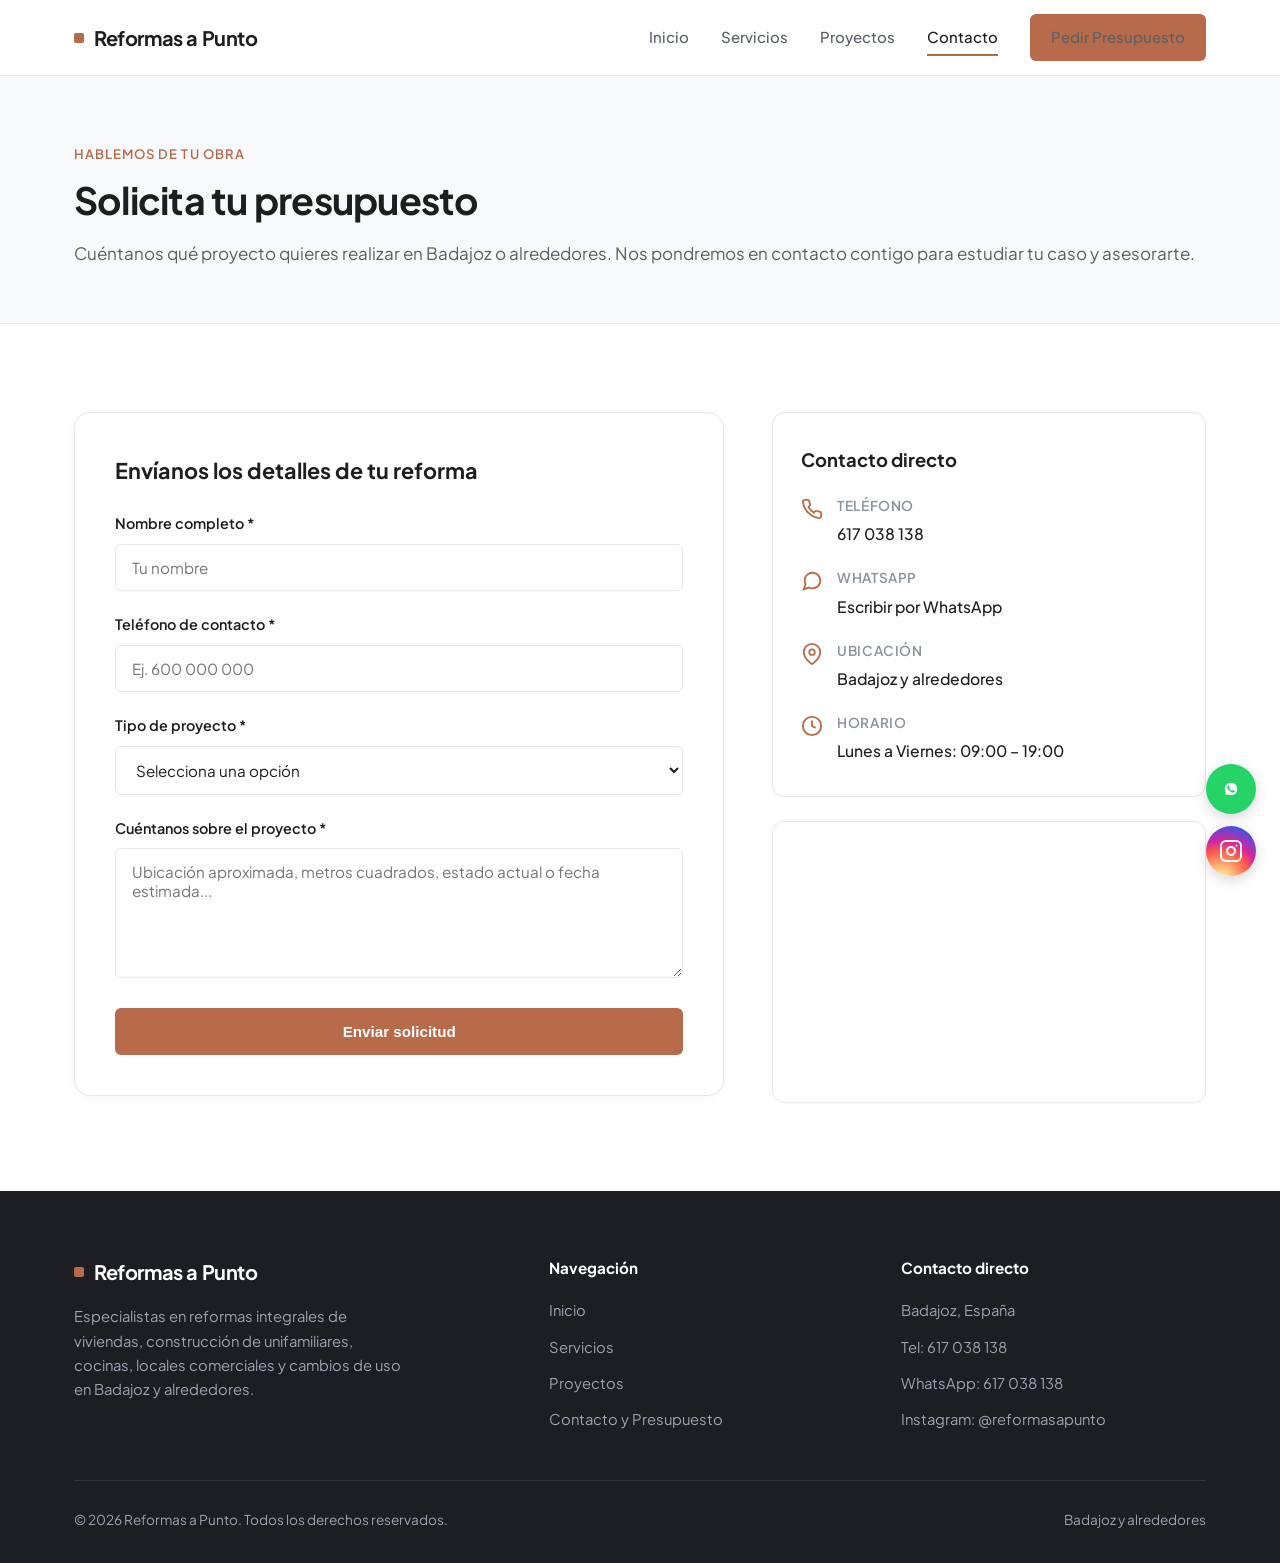
<file: contacto.html>
<!DOCTYPE html>
<html lang="es">
<head>
  <meta charset="UTF-8">
  <meta name="viewport" content="width=device-width, initial-scale=1.0">
  <title>Contacto y Presupuesto | Reformas a Punto - Badajoz</title>
  <meta name="description" content="Solicita presupuesto sin compromiso para tu reforma integral, cocina, vivienda unifamiliar o local comercial en Badajoz.">
  <link rel="preconnect" href="https://fonts.googleapis.com">
  <link rel="preconnect" href="https://fonts.gstatic.com" crossorigin>
  <link href="https://fonts.googleapis.com/css2?family=Plus+Jakarta+Sans:wght@400;500;600;700&display=swap" rel="stylesheet">
  <link rel="stylesheet" href="css/style.css">
</head>
<body>

  <!-- NAVBAR -->
  <header class="navbar">
    <div class="container">
      <a href="index.html" class="brand">
        <span class="brand-mark"></span>
        Reformas a Punto
      </a>

      <button class="menu-toggle" id="menuToggle" aria-label="Abrir menú" aria-expanded="false">
        <svg width="24" height="24" viewBox="0 0 24 24" fill="none" stroke="currentColor" stroke-width="2">
          <line x1="3" y1="6" x2="21" y2="6"></line>
          <line x1="3" y1="12" x2="21" y2="12"></line>
          <line x1="3" y1="18" x2="21" y2="18"></line>
        </svg>
      </button>

      <nav class="nav-links" id="navLinks">
        <a href="index.html">Inicio</a>
        <a href="servicios.html">Servicios</a>
        <a href="proyectos.html">Proyectos</a>
        <a href="contacto.html" class="active">Contacto</a>
        <a href="contacto.html" class="btn btn-primary nav-cta">Pedir Presupuesto</a>
      </nav>
    </div>
  </header>

  <main>
    <!-- PAGE HEADER -->
    <section class="page-header">
      <div class="container">
        <span class="eyebrow">Hablemos de tu obra</span>
        <h1 class="section-title">Solicita tu presupuesto</h1>
        <p class="section-subtitle">
          Cuéntanos qué proyecto quieres realizar en Badajoz o alrededores. Nos pondremos en contacto contigo para estudiar tu caso y asesorarte.
        </p>
      </div>
    </section>

    <!-- FORMULARIO + DATOS DE CONTACTO -->
    <section class="section">
      <div class="container contact-grid">
        <!-- Formulario listo para Formspree -->
        <div class="form-card">
          <h2 class="card-title" style="font-size: 1.35rem; margin-bottom: 24px;">Envíanos los detalles de tu reforma</h2>
          
          <!-- Sustituye TU_ENDPOINT_FORMSPREE por tu código de formspree.io -->
          <form action="https://formspree.io/f/TU_ENDPOINT_FORMSPREE" method="POST">
            <div class="form-group">
              <label for="nombre" class="form-label">Nombre completo *</label>
              <input type="text" id="nombre" name="nombre" class="form-control" placeholder="Tu nombre" required>
            </div>

            <div class="form-group">
              <label for="telefono" class="form-label">Teléfono de contacto *</label>
              <input type="tel" id="telefono" name="telefono" class="form-control" placeholder="Ej. 600 000 000" required>
            </div>

            <div class="form-group">
              <label for="tipo_reforma" class="form-label">Tipo de proyecto *</label>
              <select id="tipo_reforma" name="tipo_reforma" class="form-control" required>
                <option value="" disabled selected>Selecciona una opción</option>
                <option value="Reforma integral de vivienda">Reforma integral de vivienda</option>
                <option value="Construcción de vivienda unifamiliar">Construcción de vivienda unifamiliar</option>
                <option value="Reforma de cocina">Reforma de cocina</option>
                <option value="Cambio de uso de local a vivienda">Cambio de uso de local a vivienda</option>
                <option value="Adecuación de local comercial">Adecuación de local comercial</option>
                <option value="Baño u otros trabajos">Baño / Albañilería / Instalaciones</option>
              </select>
            </div>

            <div class="form-group">
              <label for="mensaje" class="form-label">Cuéntanos sobre el proyecto *</label>
              <textarea id="mensaje" name="mensaje" class="form-control" placeholder="Ubicación aproximada, metros cuadrados, estado actual o fecha estimada..." required></textarea>
            </div>

            <button type="submit" class="btn btn-primary" style="width: 100%;">Enviar solicitud</button>
          </form>
        </div>

        <!-- Información directa -->
        <div style="display: flex; flex-direction: column; gap: 24px;">
          <div class="card">
            <h3 class="card-title" style="margin-bottom: 20px;">Contacto directo</h3>
            
            <div style="display: flex; flex-direction: column; gap: 20px;">
              <div class="info-item">
                <svg width="22" height="22" viewBox="0 0 24 24" fill="none" stroke="currentColor" stroke-width="2">
                  <path d="M22 16.92v3a2 2 0 0 1-2.18 2 19.79 19.79 0 0 1-8.63-3.07 19.5 19.5 0 0 1-6-6 19.79 19.79 0 0 1-3.07-8.67A2 2 0 0 1 4.11 2h3a2 2 0 0 1 2 1.72 12.84 12.84 0 0 0 .7 2.81 2 2 0 0 1-.45 2.11L8.09 9.91a16 16 0 0 0 6 6l1.27-1.27a2 2 0 0 1 2.11-.45 12.84 12.84 0 0 0 2.81.7A2 2 0 0 1 22 16.92z"></path>
                </svg>
                <div>
                  <div class="info-label">Teléfono</div>
                  <div class="info-value"><a href="tel:+34617038138">617 038 138</a></div>
                </div>
              </div>

              <div class="info-item">
                <svg width="22" height="22" viewBox="0 0 24 24" fill="none" stroke="currentColor" stroke-width="2">
                  <path d="M21 11.5a8.38 8.38 0 0 1-.9 3.8 8.5 8.5 0 0 1-7.6 4.7 8.38 8.38 0 0 1-3.8-.9L3 21l1.9-5.7a8.38 8.38 0 0 1-.9-3.8 8.5 8.5 0 0 1 4.7-7.6 8.38 8.38 0 0 1 3.8-.9h.5a8.48 8.48 0 0 1 8 8v.5z"></path>
                </svg>
                <div>
                  <div class="info-label">WhatsApp</div>
                  <div class="info-value"><a href="https://wa.me/34617038138" target="_blank" rel="noopener noreferrer">Escribir por WhatsApp</a></div>
                </div>
              </div>

              <div class="info-item">
                <svg width="22" height="22" viewBox="0 0 24 24" fill="none" stroke="currentColor" stroke-width="2">
                  <path d="M21 10c0 7-9 13-9 13s-9-6-9-13a9 9 0 0 1 18 0z"></path>
                  <circle cx="12" cy="10" r="3"></circle>
                </svg>
                <div>
                  <div class="info-label">Ubicación</div>
                  <div class="info-value">Badajoz y alrededores</div>
                </div>
              </div>

              <div class="info-item">
                <svg width="22" height="22" viewBox="0 0 24 24" fill="none" stroke="currentColor" stroke-width="2">
                  <circle cx="12" cy="12" r="10"></circle>
                  <polyline points="12 6 12 12 16 14"></polyline>
                </svg>
                <div>
                  <div class="info-label">Horario</div>
                  <div class="info-value">Lunes a Viernes: 09:00 – 19:00</div>
                </div>
              </div>
            </div>
          </div>

          <!-- Mapa embebido -->
          <div class="card" style="padding: 0; overflow: hidden;">
            <div class="map-container" style="min-height: 280px;">
              <iframe 
                src="https://maps.google.com/maps?q=38.866307,-6.9730874&hl=es&z=17&output=embed" 
                loading="lazy" 
                referrerpolicy="no-referrer-when-downgrade"
                title="Mapa de ubicación Reformas a Punto">
              </iframe>
            </div>
          </div>
        </div>
      </div>
    </section>
  </main>

  <!-- FOOTER COMÚN -->
  <footer class="footer">
    <div class="container">
      <div class="footer-grid">
        <div>
          <a href="index.html" class="brand">
            <span class="brand-mark"></span>
            Reformas a Punto
          </a>
          <p class="footer-desc">
            Especialistas en reformas integrales de viviendas, construcción de unifamiliares, cocinas, locales comerciales y cambios de uso en Badajoz y alrededores.
          </p>
        </div>

        <div>
          <h4 class="footer-title">Navegación</h4>
          <ul class="footer-links">
            <li><a href="index.html">Inicio</a></li>
            <li><a href="servicios.html">Servicios</a></li>
            <li><a href="proyectos.html">Proyectos</a></li>
            <li><a href="contacto.html">Contacto y Presupuesto</a></li>
          </ul>
        </div>

        <div>
          <h4 class="footer-title">Contacto directo</h4>
          <ul class="footer-links">
            <li>Badajoz, España</li>
            <li><a href="tel:+34617038138">Tel: 617 038 138</a></li>
            <li><a href="https://wa.me/34617038138" target="_blank" rel="noopener noreferrer">WhatsApp: 617 038 138</a></li>
            <li><a href="https://www.instagram.com/reformasapunto?igsh=MTFsbXJ4Njc5YWM0NA%3D%3D" target="_blank" rel="noopener noreferrer">Instagram: @reformasapunto</a></li>
          </ul>
        </div>
      </div>

      <div class="footer-bottom">
        <span>&copy; <span id="currentYear"></span> Reformas a Punto. Todos los derechos reservados.</span>
        <span>Badajoz y alrededores</span>
      </div>
    </div>
  </footer>

  <!-- BOTONES FLOTANTES -->
  <div class="floating-actions">
    <a href="https://wa.me/34617038138?text=Hola%20Reformas%20a%20Punto,%20me%20gustar%C3%ADa%20pedir%20informaci%C3%B3n%20sobre%20una%20reforma." class="float-btn float-whatsapp" target="_blank" rel="noopener noreferrer" aria-label="Contactar por WhatsApp">
      <svg width="26" height="26" viewBox="0 0 24 24" fill="currentColor">
        <path d="M12.031 6.172c-3.181 0-5.767 2.586-5.768 5.766-.001 1.298.38 2.27 1.019 3.287l-.582 2.128 2.182-.573c.978.58 1.911.928 3.145.929 3.178 0 5.767-2.587 5.768-5.766.001-3.187-2.575-5.77-5.764-5.771zm3.392 8.244c-.144.405-.837.774-1.17.824-.299.045-.677.063-1.092-.069-.252-.08-.575-.187-.988-.365-1.739-.751-2.874-2.502-2.961-2.617-.087-.116-.708-.94-.708-1.793s.448-1.273.607-1.446c.159-.173.346-.217.462-.217l.332.006c.106.005.249-.04.39.298.144.347.491 1.2.534 1.287.043.087.072.188.014.304-.058.116-.087.188-.173.289l-.26.304c-.087.086-.177.18-.076.354.101.174.449.741.964 1.201.662.591 1.221.774 1.394.86s.274.072.376-.043c.101-.116.433-.506.549-.68.116-.173.231-.145.39-.087s1.011.477 1.184.564.289.13.332.202c.045.072.045.419-.1.824z"/>
      </svg>
    </a>

    <a href="https://www.instagram.com/reformasapunto?igsh=MTFsbXJ4Njc5YWM0NA%3D%3D" class="float-btn float-instagram" target="_blank" rel="noopener noreferrer" aria-label="Seguir en Instagram">
      <svg width="24" height="24" viewBox="0 0 24 24" fill="none" stroke="currentColor" stroke-width="2" stroke-linecap="round" stroke-linejoin="round">
        <rect x="2" y="2" width="20" height="20" rx="5" ry="5"></rect>
        <path d="M16 11.37A4 4 0 1 1 12.63 8 4 4 0 0 1 16 11.37z"></path>
        <line x1="17.5" y1="6.5" x2="17.51" y2="6.5"></line>
      </svg>
    </a>
  </div>

  <script src="js/main.js"></script>
</body>
</html>
</file>
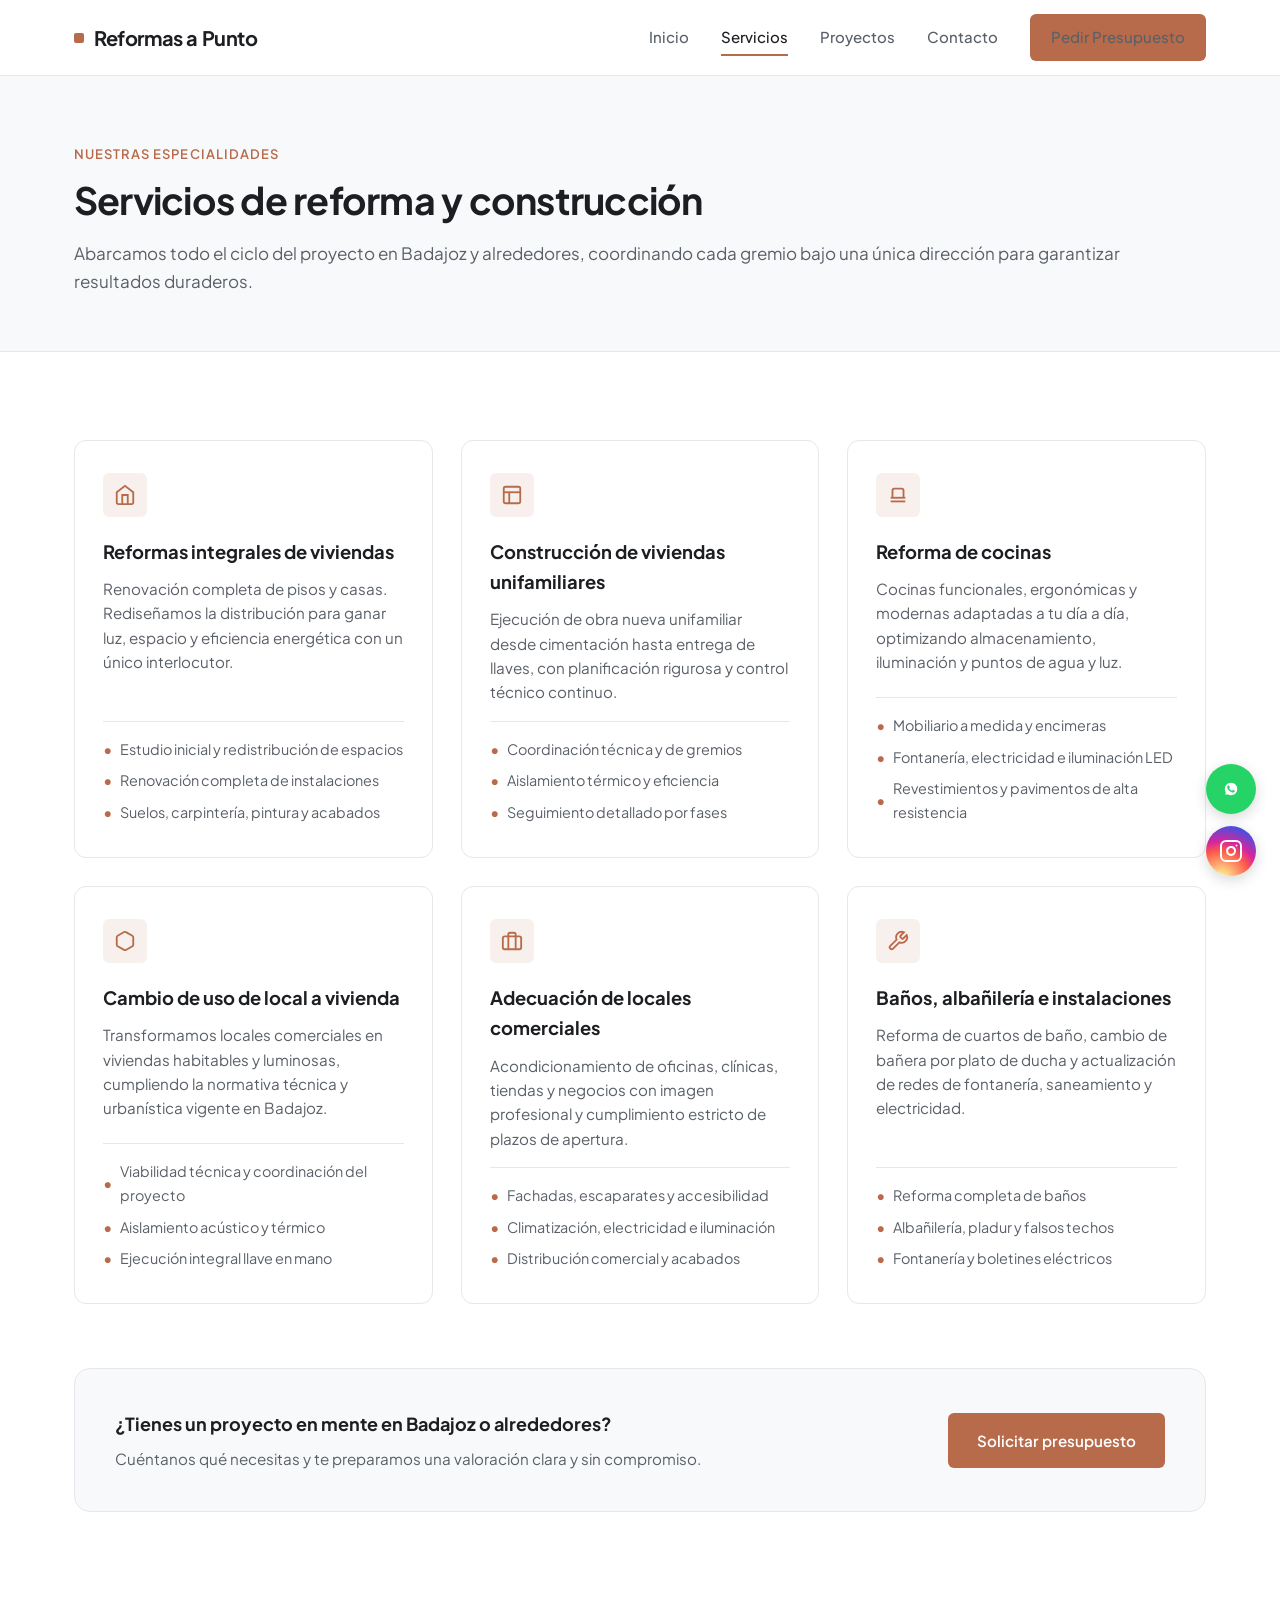
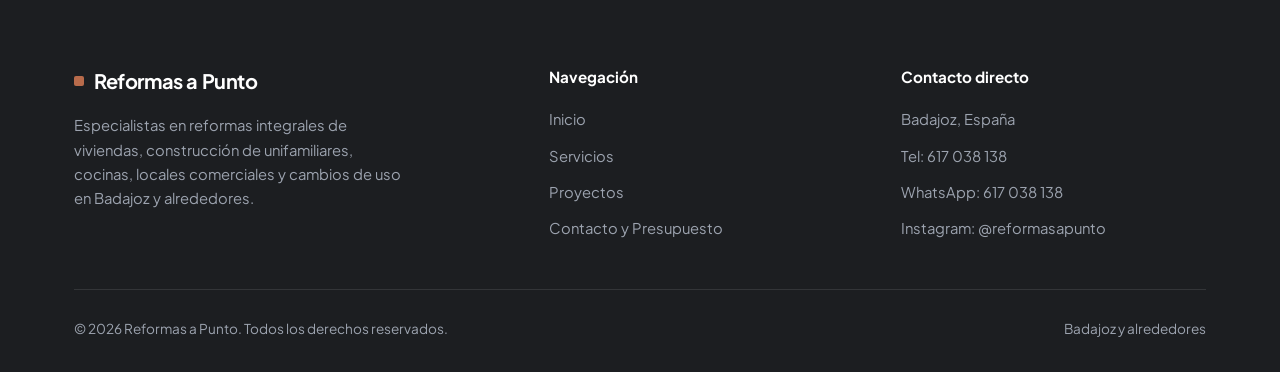
<file: servicios.html>
<!DOCTYPE html>
<html lang="es">
<head>
  <meta charset="UTF-8">
  <meta name="viewport" content="width=device-width, initial-scale=1.0">
  <title>Servicios | Reformas a Punto - Badajoz</title>
  <meta name="description" content="Reformas integrales, construcción de viviendas unifamiliares, reforma de cocinas, locales comerciales y cambio de uso de local a vivienda en Badajoz.">
  <link rel="preconnect" href="https://fonts.googleapis.com">
  <link rel="preconnect" href="https://fonts.gstatic.com" crossorigin>
  <link href="https://fonts.googleapis.com/css2?family=Plus+Jakarta+Sans:wght@400;500;600;700&display=swap" rel="stylesheet">
  <link rel="stylesheet" href="css/style.css">
</head>
<body>

  <!-- NAVBAR -->
  <header class="navbar">
    <div class="container">
      <a href="index.html" class="brand">
        <span class="brand-mark"></span>
        Reformas a Punto
      </a>

      <button class="menu-toggle" id="menuToggle" aria-label="Abrir menú" aria-expanded="false">
        <svg width="24" height="24" viewBox="0 0 24 24" fill="none" stroke="currentColor" stroke-width="2">
          <line x1="3" y1="6" x2="21" y2="6"></line>
          <line x1="3" y1="12" x2="21" y2="12"></line>
          <line x1="3" y1="18" x2="21" y2="18"></line>
        </svg>
      </button>

      <nav class="nav-links" id="navLinks">
        <a href="index.html">Inicio</a>
        <a href="servicios.html" class="active">Servicios</a>
        <a href="proyectos.html">Proyectos</a>
        <a href="contacto.html">Contacto</a>
        <a href="contacto.html" class="btn btn-primary nav-cta">Pedir Presupuesto</a>
      </nav>
    </div>
  </header>

  <main>
    <!-- PAGE HEADER -->
    <section class="page-header">
      <div class="container">
        <span class="eyebrow">Nuestras especialidades</span>
        <h1 class="section-title">Servicios de reforma y construcción</h1>
        <p class="section-subtitle">
          Abarcamos todo el ciclo del proyecto en Badajoz y alrededores, coordinando cada gremio bajo una única dirección para garantizar resultados duraderos.
        </p>
      </div>
    </section>

    <!-- LISTADO DE SERVICIOS -->
    <section class="section">
      <div class="container">
        <div class="grid-3">
          <!-- Servicio 1 -->
          <div class="card service-card">
            <div>
              <div class="card-icon">
                <svg width="22" height="22" viewBox="0 0 24 24" fill="none" stroke="currentColor" stroke-width="2">
                  <path d="M3 9l9-7 9 7v11a2 2 0 0 1-2 2H5a2 2 0 0 1-2-2z"></path>
                  <polyline points="9 22 9 12 15 12 15 22"></polyline>
                </svg>
              </div>
              <h2 class="card-title">Reformas integrales de viviendas</h2>
              <p class="card-text">
                Renovación completa de pisos y casas. Rediseñamos la distribución para ganar luz, espacio y eficiencia energética con un único interlocutor.
              </p>
            </div>
            <ul class="service-list">
              <li>Estudio inicial y redistribución de espacios</li>
              <li>Renovación completa de instalaciones</li>
              <li>Suelos, carpintería, pintura y acabados</li>
            </ul>
          </div>

          <!-- Servicio 2 -->
          <div class="card service-card">
            <div>
              <div class="card-icon">
                <svg width="22" height="22" viewBox="0 0 24 24" fill="none" stroke="currentColor" stroke-width="2">
                  <rect x="3" y="3" width="18" height="18" rx="2"></rect>
                  <path d="M3 9h18"></path>
                  <path d="M9 21V9"></path>
                </svg>
              </div>
              <h2 class="card-title">Construcción de viviendas unifamiliares</h2>
              <p class="card-text">
                Ejecución de obra nueva unifamiliar desde cimentación hasta entrega de llaves, con planificación rigurosa y control técnico continuo.
              </p>
            </div>
            <ul class="service-list">
              <li>Coordinación técnica y de gremios</li>
              <li>Aislamiento térmico y eficiencia</li>
              <li>Seguimiento detallado por fases</li>
            </ul>
          </div>

          <!-- Servicio 3 -->
          <div class="card service-card">
            <div>
              <div class="card-icon">
                <svg width="22" height="22" viewBox="0 0 24 24" fill="none" stroke="currentColor" stroke-width="2">
                  <path d="M4 19h16"></path>
                  <path d="M4 15h16"></path>
                  <path d="M6 15V7a2 2 0 0 1 2-2h8a2 2 0 0 1 2 2v8"></path>
                </svg>
              </div>
              <h2 class="card-title">Reforma de cocinas</h2>
              <p class="card-text">
                Cocinas funcionales, ergonómicas y modernas adaptadas a tu día a día, optimizando almacenamiento, iluminación y puntos de agua y luz.
              </p>
            </div>
            <ul class="service-list">
              <li>Mobiliario a medida y encimeras</li>
              <li>Fontanería, electricidad e iluminación LED</li>
              <li>Revestimientos y pavimentos de alta resistencia</li>
            </ul>
          </div>

          <!-- Servicio 4 -->
          <div class="card service-card">
            <div>
              <div class="card-icon">
                <svg width="22" height="22" viewBox="0 0 24 24" fill="none" stroke="currentColor" stroke-width="2">
                  <path d="M21 16V8a2 2 0 0 0-1-1.73l-7-4a2 2 0 0 0-2 0l-7 4A2 2 0 0 0 3 8v8a2 2 0 0 0 1 1.73l7 4a2 2 0 0 0 2 0l7-4A2 2 0 0 0 21 16z"></path>
                </svg>
              </div>
              <h2 class="card-title">Cambio de uso de local a vivienda</h2>
              <p class="card-text">
                Transformamos locales comerciales en viviendas habitables y luminosas, cumpliendo la normativa técnica y urbanística vigente en Badajoz.
              </p>
            </div>
            <ul class="service-list">
              <li>Viabilidad técnica y coordinación del proyecto</li>
              <li>Aislamiento acústico y térmico</li>
              <li>Ejecución integral llave en mano</li>
            </ul>
          </div>

          <!-- Servicio 5 -->
          <div class="card service-card">
            <div>
              <div class="card-icon">
                <svg width="22" height="22" viewBox="0 0 24 24" fill="none" stroke="currentColor" stroke-width="2">
                  <rect x="2" y="7" width="20" height="14" rx="2" ry="2"></rect>
                  <path d="M16 21V5a2 2 0 0 0-2-2h-4a2 2 0 0 0-2 2v16"></path>
                </svg>
              </div>
              <h2 class="card-title">Adecuación de locales comerciales</h2>
              <p class="card-text">
                Acondicionamiento de oficinas, clínicas, tiendas y negocios con imagen profesional y cumplimiento estricto de plazos de apertura.
              </p>
            </div>
            <ul class="service-list">
              <li>Fachadas, escaparates y accesibilidad</li>
              <li>Climatización, electricidad e iluminación</li>
              <li>Distribución comercial y acabados</li>
            </ul>
          </div>

          <!-- Servicio 6 -->
          <div class="card service-card">
            <div>
              <div class="card-icon">
                <svg width="22" height="22" viewBox="0 0 24 24" fill="none" stroke="currentColor" stroke-width="2">
                  <path d="M14.7 6.3a1 1 0 0 0 0 1.4l1.6 1.6a1 1 0 0 0 1.4 0l3.77-3.77a6 6 0 0 1-7.94 7.94l-6.91 6.91a2.12 2.12 0 0 1-3-3l6.91-6.91a6 6 0 0 1 7.94-7.94l-3.76 3.76z"></path>
                </svg>
              </div>
              <h2 class="card-title">Baños, albañilería e instalaciones</h2>
              <p class="card-text">
                Reforma de cuartos de baño, cambio de bañera por plato de ducha y actualización de redes de fontanería, saneamiento y electricidad.
              </p>
            </div>
            <ul class="service-list">
              <li>Reforma completa de baños</li>
              <li>Albañilería, pladur y falsos techos</li>
              <li>Fontanería y boletines eléctricos</li>
            </ul>
          </div>
        </div>

        <!-- CTA FINAL -->
        <div class="ig-banner" style="margin-top: 64px;">
          <div>
            <h3 class="project-title">¿Tienes un proyecto en mente en Badajoz o alrededores?</h3>
            <p class="card-text">Cuéntanos qué necesitas y te preparamos una valoración clara y sin compromiso.</p>
          </div>
          <a href="contacto.html" class="btn btn-primary">Solicitar presupuesto</a>
        </div>
      </div>
    </section>
  </main>

  <!-- FOOTER COMÚN -->
  <footer class="footer">
    <div class="container">
      <div class="footer-grid">
        <div>
          <a href="index.html" class="brand">
            <span class="brand-mark"></span>
            Reformas a Punto
          </a>
          <p class="footer-desc">
            Especialistas en reformas integrales de viviendas, construcción de unifamiliares, cocinas, locales comerciales y cambios de uso en Badajoz y alrededores.
          </p>
        </div>

        <div>
          <h4 class="footer-title">Navegación</h4>
          <ul class="footer-links">
            <li><a href="index.html">Inicio</a></li>
            <li><a href="servicios.html">Servicios</a></li>
            <li><a href="proyectos.html">Proyectos</a></li>
            <li><a href="contacto.html">Contacto y Presupuesto</a></li>
          </ul>
        </div>

        <div>
          <h4 class="footer-title">Contacto directo</h4>
          <ul class="footer-links">
            <li>Badajoz, España</li>
            <li><a href="tel:+34617038138">Tel: 617 038 138</a></li>
            <li><a href="https://wa.me/34617038138" target="_blank" rel="noopener noreferrer">WhatsApp: 617 038 138</a></li>
            <li><a href="https://www.instagram.com/reformasapunto?igsh=MTFsbXJ4Njc5YWM0NA%3D%3D" target="_blank" rel="noopener noreferrer">Instagram: @reformasapunto</a></li>
          </ul>
        </div>
      </div>

      <div class="footer-bottom">
        <span>&copy; <span id="currentYear"></span> Reformas a Punto. Todos los derechos reservados.</span>
        <span>Badajoz y alrededores</span>
      </div>
    </div>
  </footer>

  <!-- BOTONES FLOTANTES -->
  <div class="floating-actions">
    <a href="https://wa.me/34617038138?text=Hola%20Reformas%20a%20Punto,%20me%20gustar%C3%ADa%20pedir%20informaci%C3%B3n%20sobre%20una%20reforma." class="float-btn float-whatsapp" target="_blank" rel="noopener noreferrer" aria-label="Contactar por WhatsApp">
      <svg width="26" height="26" viewBox="0 0 24 24" fill="currentColor">
        <path d="M12.031 6.172c-3.181 0-5.767 2.586-5.768 5.766-.001 1.298.38 2.27 1.019 3.287l-.582 2.128 2.182-.573c.978.58 1.911.928 3.145.929 3.178 0 5.767-2.587 5.768-5.766.001-3.187-2.575-5.77-5.764-5.771zm3.392 8.244c-.144.405-.837.774-1.17.824-.299.045-.677.063-1.092-.069-.252-.08-.575-.187-.988-.365-1.739-.751-2.874-2.502-2.961-2.617-.087-.116-.708-.94-.708-1.793s.448-1.273.607-1.446c.159-.173.346-.217.462-.217l.332.006c.106.005.249-.04.39.298.144.347.491 1.2.534 1.287.043.087.072.188.014.304-.058.116-.087.188-.173.289l-.26.304c-.087.086-.177.18-.076.354.101.174.449.741.964 1.201.662.591 1.221.774 1.394.86s.274.072.376-.043c.101-.116.433-.506.549-.68.116-.173.231-.145.39-.087s1.011.477 1.184.564.289.13.332.202c.045.072.045.419-.1.824z"/>
      </svg>
    </a>

    <a href="https://www.instagram.com/reformasapunto?igsh=MTFsbXJ4Njc5YWM0NA%3D%3D" class="float-btn float-instagram" target="_blank" rel="noopener noreferrer" aria-label="Seguir en Instagram">
      <svg width="24" height="24" viewBox="0 0 24 24" fill="none" stroke="currentColor" stroke-width="2" stroke-linecap="round" stroke-linejoin="round">
        <rect x="2" y="2" width="20" height="20" rx="5" ry="5"></rect>
        <path d="M16 11.37A4 4 0 1 1 12.63 8 4 4 0 0 1 16 11.37z"></path>
        <line x1="17.5" y1="6.5" x2="17.51" y2="6.5"></line>
      </svg>
    </a>
  </div>

  <script src="js/main.js"></script>
</body>
</html>
</file>
<file: css/style.css>
/* ==========================================================================
   VARIABLES & RESET
   ========================================================================== */
:root {
  --bg-main: #ffffff;
  --bg-secondary: #f8f9fa;
  --bg-card: #ffffff;
  --text-primary: #1c1e21;
  --text-secondary: #5a6068;
  --text-muted: #8c939d;
  --accent: #b86b4b; /* Terracota arquitectónico suave */
  --accent-hover: #9e583b;
  --accent-light: rgba(184, 107, 75, 0.1);
  --border-color: #e5e7eb;
  --whatsapp: #25d366;
  --whatsapp-hover: #1ebe5d;
  
  --font-main: 'Plus Jakarta Sans', 'Inter', -apple-system, BlinkMacSystemFont, sans-serif;
  --container-width: 1180px;
  --header-height: 76px;
  --radius-sm: 6px;
  --radius-md: 12px;
  --radius-lg: 16px;
  --shadow-sm: 0 2px 8px rgba(0, 0, 0, 0.04);
  --shadow-md: 0 8px 24px rgba(0, 0, 0, 0.06);
  --transition: all 0.25s ease;
}

*, *::before, *::after {
  box-sizing: border-box;
  margin: 0;
  padding: 0;
}

html {
  scroll-behavior: smooth;
  font-size: 16px;
}

body {
  font-family: var(--font-main);
  color: var(--text-primary);
  background-color: var(--bg-main);
  line-height: 1.65;
  -webkit-font-smoothing: antialiased;
  padding-top: var(--header-height);
}

img {
  max-width: 100%;
  display: block;
}

a {
  text-decoration: none;
  color: inherit;
  transition: var(--transition);
}

ul {
  list-style: none;
}

/* ==========================================================================
   UTILIDADES & LAYOUT
   ========================================================================== */
.container {
  width: 100%;
  max-width: var(--container-width);
  margin: 0 auto;
  padding: 0 24px;
}

.section {
  padding: 88px 0;
}

.section-alt {
  background-color: var(--bg-secondary);
}

.section-header {
  max-width: 680px;
  margin-bottom: 52px;
}

.section-header.center {
  margin-left: auto;
  margin-right: auto;
  text-align: center;
}

.eyebrow {
  display: inline-block;
  font-size: 0.8125rem;
  font-weight: 600;
  text-transform: uppercase;
  letter-spacing: 0.08em;
  color: var(--accent);
  margin-bottom: 12px;
}

.section-title {
  font-size: clamp(1.75rem, 3vw, 2.35rem);
  font-weight: 700;
  line-height: 1.2;
  letter-spacing: -0.02em;
  color: var(--text-primary);
  margin-bottom: 16px;
}

.section-subtitle {
  font-size: 1.0625rem;
  color: var(--text-secondary);
}

/* ==========================================================================
   BOTONES
   ========================================================================== */
.btn {
  display: inline-flex;
  align-items: center;
  justify-content: center;
  gap: 8px;
  padding: 14px 28px;
  font-size: 0.95rem;
  font-weight: 600;
  border-radius: var(--radius-sm);
  border: 1px solid transparent;
  cursor: pointer;
  transition: var(--transition);
}

.btn-primary {
  background-color: var(--accent);
  color: #ffffff;
}

.btn-primary:hover {
  background-color: var(--accent-hover);
  transform: translateY(-1px);
}

.btn-outline {
  background-color: transparent;
  border-color: var(--border-color);
  color: var(--text-primary);
}

.btn-outline:hover {
  border-color: var(--text-primary);
  background-color: var(--bg-secondary);
}

/* ==========================================================================
   HEADER / NAVBAR
   ========================================================================== */
.navbar {
  position: fixed;
  top: 0;
  left: 0;
  width: 100%;
  height: var(--header-height);
  background-color: rgba(255, 255, 255, 0.96);
  backdrop-filter: blur(8px);
  border-bottom: 1px solid var(--border-color);
  z-index: 1000;
}

.navbar .container {
  height: 100%;
  display: flex;
  align-items: center;
  justify-content: space-between;
}

.brand {
  display: flex;
  align-items: center;
  gap: 10px;
  font-size: 1.25rem;
  font-weight: 700;
  letter-spacing: -0.02em;
  color: var(--text-primary);
}

.brand-mark {
  width: 10px;
  height: 10px;
  background-color: var(--accent);
  border-radius: 2px;
}

.nav-links {
  display: flex;
  align-items: center;
  gap: 32px;
}

.nav-links a {
  font-size: 0.9375rem;
  font-weight: 500;
  color: var(--text-secondary);
  position: relative;
}

.nav-links a:hover,
.nav-links a.active {
  color: var(--text-primary);
}

.nav-links a.active::after {
  content: '';
  position: absolute;
  bottom: -6px;
  left: 0;
  width: 100%;
  height: 2px;
  background-color: var(--accent);
}

.nav-cta {
  padding: 10px 20px;
  font-size: 0.875rem;
}

.menu-toggle {
  display: none;
  background: none;
  border: none;
  cursor: pointer;
  padding: 8px;
  color: var(--text-primary);
}

/* ==========================================================================
   HERO SECTION
   ========================================================================== */
.hero {
  padding: 80px 0 96px;
  border-bottom: 1px solid var(--border-color);
}

.hero-grid {
  display: grid;
  grid-template-columns: 1.15fr 0.85fr;
  gap: 56px;
  align-items: center;
}

.hero-title {
  font-size: clamp(2.15rem, 4vw, 3.1rem);
  font-weight: 700;
  line-height: 1.15;
  letter-spacing: -0.03em;
  margin-bottom: 24px;
}

.hero-description {
  font-size: 1.075rem;
  color: var(--text-secondary);
  margin-bottom: 36px;
  line-height: 1.75;
}

.hero-actions {
  display: flex;
  flex-wrap: wrap;
  gap: 16px;
}

.hero-image-wrapper {
  position: relative;
  border-radius: var(--radius-lg);
  overflow: hidden;
  box-shadow: var(--shadow-md);
  aspect-ratio: 4 / 4.5;
}

.hero-image-wrapper img {
  width: 100%;
  height: 100%;
  object-fit: cover;
}

/* ==========================================================================
   PAGE HEADER (Subpáginas)
   ========================================================================== */
.page-header {
  padding: 64px 0 56px;
  background-color: var(--bg-secondary);
  border-bottom: 1px solid var(--border-color);
}

/* ==========================================================================
   VENTAJAS / FEATURES GRID
   ========================================================================== */
.grid-4 {
  display: grid;
  grid-template-columns: repeat(4, 1fr);
  gap: 24px;
}

.grid-3 {
  display: grid;
  grid-template-columns: repeat(3, 1fr);
  gap: 28px;
}

.grid-2 {
  display: grid;
  grid-template-columns: repeat(2, 1fr);
  gap: 32px;
}

.card {
  background-color: var(--bg-card);
  border: 1px solid var(--border-color);
  border-radius: var(--radius-md);
  padding: 32px 28px;
  transition: var(--transition);
}

.card:hover {
  box-shadow: var(--shadow-md);
  border-color: #d1d5db;
}

.card-icon {
  width: 44px;
  height: 44px;
  border-radius: var(--radius-sm);
  background-color: var(--accent-light);
  color: var(--accent);
  display: flex;
  align-items: center;
  justify-content: center;
  margin-bottom: 20px;
}

.card-title {
  font-size: 1.15rem;
  font-weight: 700;
  margin-bottom: 10px;
  color: var(--text-primary);
}

.card-text {
  font-size: 0.95rem;
  color: var(--text-secondary);
  line-height: 1.6;
}

/* ==========================================================================
   RESEÑAS GOOGLE MAPS
   ========================================================================== */
.rating-summary {
  display: inline-flex;
  align-items: center;
  gap: 14px;
  background-color: var(--bg-card);
  border: 1px solid var(--border-color);
  padding: 12px 20px;
  border-radius: 50px;
  margin-top: 16px;
  box-shadow: var(--shadow-sm);
}

.rating-score {
  font-weight: 700;
  font-size: 1.125rem;
}

.stars {
  color: #fbbc04;
  letter-spacing: 2px;
  font-size: 1.05rem;
}

.review-card {
  display: flex;
  flex-direction: column;
  justify-content: space-between;
}

.review-header {
  display: flex;
  align-items: center;
  justify-content: space-between;
  margin-bottom: 16px;
}

.reviewer-info {
  display: flex;
  align-items: center;
  gap: 12px;
}

.reviewer-avatar {
  width: 40px;
  height: 40px;
  border-radius: 50%;
  background-color: var(--accent-light);
  color: var(--accent);
  font-weight: 700;
  display: flex;
  align-items: center;
  justify-content: center;
  font-size: 0.95rem;
}

.reviewer-name {
  font-weight: 600;
  font-size: 0.95rem;
}

.review-date {
  font-size: 0.8rem;
  color: var(--text-muted);
}

/* ==========================================================================
   UBICACIÓN Y MAPA
   ========================================================================== */
.location-box {
  display: grid;
  grid-template-columns: 1fr 1.4fr;
  background-color: var(--bg-card);
  border: 1px solid var(--border-color);
  border-radius: var(--radius-lg);
  overflow: hidden;
  box-shadow: var(--shadow-sm);
}

.location-details {
  padding: 44px 40px;
  display: flex;
  flex-direction: column;
  justify-content: center;
  gap: 24px;
}

.info-item {
  display: flex;
  align-items: flex-start;
  gap: 14px;
}

.info-item svg {
  color: var(--accent);
  flex-shrink: 0;
  margin-top: 3px;
}

.info-label {
  font-size: 0.85rem;
  font-weight: 600;
  text-transform: uppercase;
  letter-spacing: 0.04em;
  color: var(--text-muted);
  margin-bottom: 4px;
}

.info-value {
  font-size: 0.98rem;
  color: var(--text-primary);
  font-weight: 500;
}

.map-container {
  min-height: 360px;
  width: 100%;
}

.map-container iframe {
  width: 100%;
  height: 100%;
  border: 0;
  display: block;
}

/* ==========================================================================
   SERVICIOS DETALLADOS
   ========================================================================== */
.service-card {
  display: flex;
  flex-direction: column;
  justify-content: space-between;
}

.service-list {
  margin-top: 16px;
  padding-top: 16px;
  border-top: 1px solid var(--border-color);
  display: flex;
  flex-direction: column;
  gap: 8px;
}

.service-list li {
  font-size: 0.9rem;
  color: var(--text-secondary);
  display: flex;
  align-items: center;
  gap: 8px;
}

.service-list li::before {
  content: '•';
  color: var(--accent);
  font-weight: bold;
}

/* ==========================================================================
   PROYECTOS / GALERÍA
   ========================================================================== */
.project-card {
  background-color: var(--bg-card);
  border: 1px solid var(--border-color);
  border-radius: var(--radius-md);
  overflow: hidden;
  transition: var(--transition);
}

.project-card:hover {
  box-shadow: var(--shadow-md);
  transform: translateY(-2px);
}

.project-img-wrap {
  position: relative;
  aspect-ratio: 16 / 11;
  overflow: hidden;
  background-color: var(--bg-secondary);
}

.project-img-wrap img {
  width: 100%;
  height: 100%;
  object-fit: cover;
  transition: transform 0.4s ease;
}

.project-card:hover .project-img-wrap img {
  transform: scale(1.03);
}

.project-tag {
  position: absolute;
  top: 14px;
  left: 14px;
  background-color: rgba(255, 255, 255, 0.94);
  color: var(--text-primary);
  font-size: 0.78rem;
  font-weight: 600;
  padding: 5px 12px;
  border-radius: 4px;
}

.project-body {
  padding: 24px;
}

.project-title {
  font-size: 1.125rem;
  font-weight: 700;
  margin-bottom: 8px;
}

.project-meta {
  font-size: 0.875rem;
  color: var(--text-secondary);
}

.ig-banner {
  margin-top: 56px;
  padding: 40px;
  background-color: var(--bg-secondary);
  border: 1px solid var(--border-color);
  border-radius: var(--radius-lg);
  display: flex;
  align-items: center;
  justify-content: space-between;
  gap: 24px;
  flex-wrap: wrap;
}

/* ==========================================================================
   FORMULARIO DE CONTACTO
   ========================================================================== */
.contact-grid {
  display: grid;
  grid-template-columns: 1.2fr 0.8fr;
  gap: 48px;
  align-items: start;
}

.form-card {
  background-color: var(--bg-card);
  border: 1px solid var(--border-color);
  border-radius: var(--radius-lg);
  padding: 40px;
  box-shadow: var(--shadow-sm);
}

.form-group {
  margin-bottom: 22px;
}

.form-label {
  display: block;
  font-size: 0.9rem;
  font-weight: 600;
  margin-bottom: 8px;
  color: var(--text-primary);
}

.form-control {
  width: 100%;
  padding: 13px 16px;
  font-family: inherit;
  font-size: 0.95rem;
  color: var(--text-primary);
  background-color: var(--bg-main);
  border: 1px solid var(--border-color);
  border-radius: var(--radius-sm);
  transition: var(--transition);
}

.form-control:focus {
  outline: none;
  border-color: var(--accent);
  box-shadow: 0 0 0 3px var(--accent-light);
}

textarea.form-control {
  min-height: 130px;
  resize: vertical;
}

/* ==========================================================================
   FOOTER COMÚN
   ========================================================================== */
.footer {
  background-color: var(--text-primary);
  color: #e5e7eb;
  padding: 64px 0 32px;
}

.footer-grid {
  display: grid;
  grid-template-columns: 1.4fr 1fr 1fr;
  gap: 48px;
  padding-bottom: 48px;
  border-bottom: 1px solid rgba(255, 255, 255, 0.1);
}

.footer .brand {
  color: #ffffff;
  margin-bottom: 16px;
}

.footer-desc {
  font-size: 0.925rem;
  color: #9ca3af;
  max-width: 340px;
}

.footer-title {
  font-size: 0.95rem;
  font-weight: 700;
  color: #ffffff;
  margin-bottom: 18px;
}

.footer-links {
  display: flex;
  flex-direction: column;
  gap: 12px;
  font-size: 0.925rem;
  color: #9ca3af;
}

.footer-links a:hover {
  color: #ffffff;
}

.footer-bottom {
  padding-top: 28px;
  display: flex;
  justify-content: space-between;
  align-items: center;
  flex-wrap: wrap;
  gap: 16px;
  font-size: 0.85rem;
  color: #9ca3af;
}

/* ==========================================================================
   BOTONES FLOTANTES (WHATSAPP + INSTAGRAM)
   ========================================================================== */
.floating-actions {
  position: fixed;
  right: 24px;
  bottom: 24px;
  display: flex;
  flex-direction: column;
  gap: 12px;
  z-index: 990;
}

.float-btn {
  width: 50px;
  height: 50px;
  border-radius: 50%;
  display: flex;
  align-items: center;
  justify-content: center;
  color: #ffffff;
  box-shadow: 0 4px 14px rgba(0, 0, 0, 0.16);
  transition: var(--transition);
}

.float-btn:hover {
  transform: translateY(-3px);
  box-shadow: 0 6px 20px rgba(0, 0, 0, 0.22);
}

.float-whatsapp {
  background-color: var(--whatsapp);
}

.float-whatsapp:hover {
  background-color: var(--whatsapp-hover);
}

.float-instagram {
  background: radial-gradient(circle at 30% 107%, #fdf497 0%, #fdf497 5%, #fd5949 45%, #d6249f 60%, #285AEB 90%);
}

/* ==========================================================================
   RESPONSIVE DESIGN
   ========================================================================== */
@media (max-width: 1024px) {
  .grid-4 {
    grid-template-columns: repeat(2, 1fr);
  }
  .hero-grid,
  .location-box,
  .contact-grid {
    grid-template-columns: 1fr;
  }
  .hero-image-wrapper {
    aspect-ratio: 16 / 10;
  }
}

@media (max-width: 768px) {
  .menu-toggle {
    display: block;
  }

  .nav-links {
    position: fixed;
    top: var(--header-height);
    left: 0;
    width: 100%;
    background-color: var(--bg-main);
    flex-direction: column;
    align-items: flex-start;
    padding: 24px;
    gap: 20px;
    border-bottom: 1px solid var(--border-color);
    box-shadow: var(--shadow-md);
    transform: translateY(-120%);
    opacity: 0;
    pointer-events: none;
    transition: var(--transition);
  }

  .nav-links.open {
    transform: translateY(0);
    opacity: 1;
    pointer-events: auto;
  }

  .nav-cta {
    width: 100%;
    text-align: center;
  }

  .grid-3,
  .grid-2,
  .grid-4,
  .footer-grid {
    grid-template-columns: 1fr;
  }

  .section {
    padding: 64px 0;
  }

  .form-card,
  .location-details {
    padding: 28px 22px;
  }

  .floating-actions {
    right: 16px;
    bottom: 16px;
  }
}
</file>
